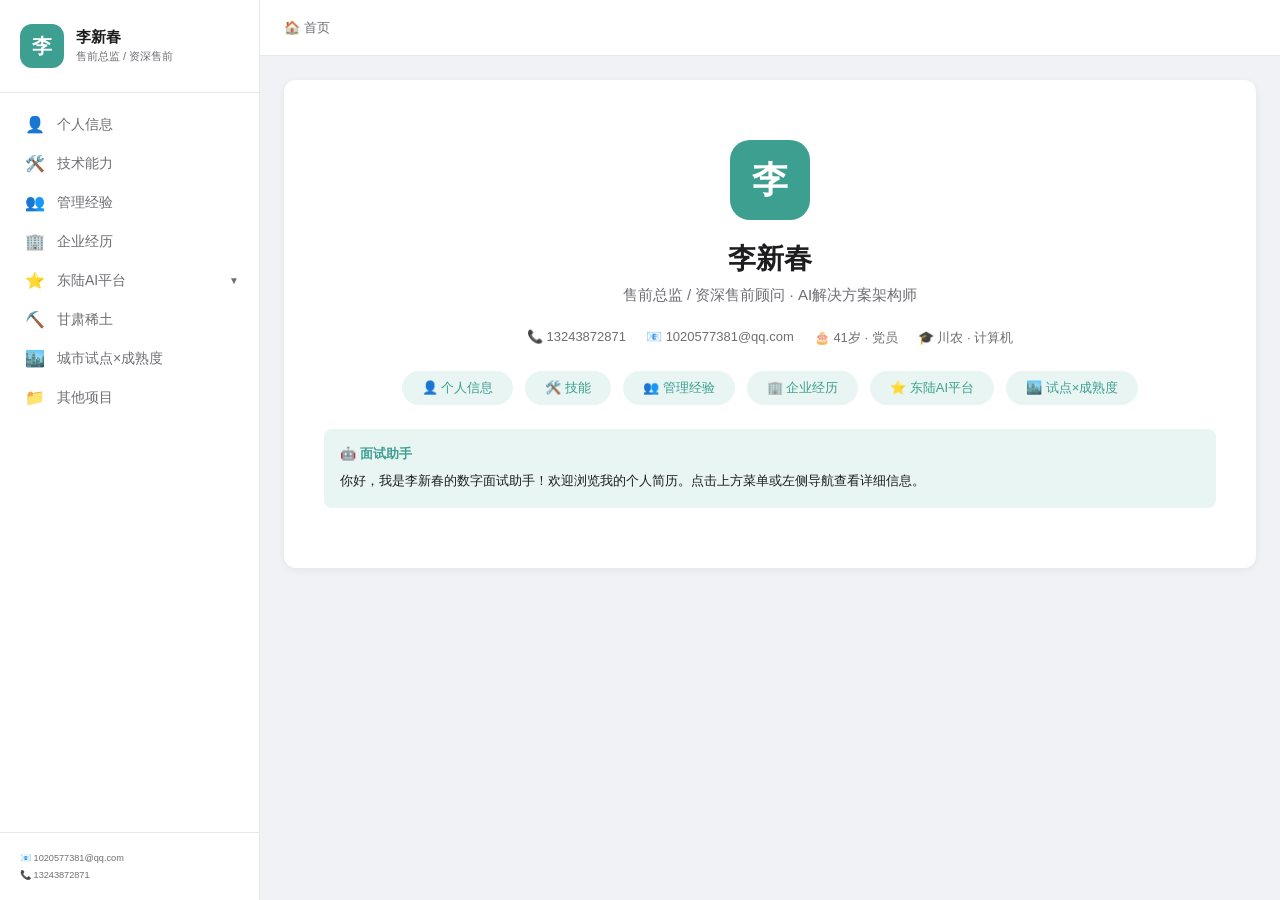
<file: index.html>
<!DOCTYPE html>
<html lang="zh-CN">
<head><meta charset="UTF-8"><meta name="viewport" content="width=device-width,initial-scale=1.0,maximum-scale=1.0,user-scalable=no">
<title>李新春 - 个人面试Agent</title>
<link rel="stylesheet" href="style.css">
<style>
/* ===== Responsive: PC Sidebar vs H5 Bottom Tab ===== */
.pc-only { display: flex; }
.h5-only { display: none; }

@media (max-width: 768px) {
  .pc-only { display: none !important; }
  .h5-only { display: block !important; }
  #sidebar { transform: translateX(-100%); }
  #sidebar.open { transform: translateX(0); }
  #main { margin-left: 0 !important; }
  #mobileMenuBtn { display: block !important; }
  .grid-2, .grid-3, .achievement-grid { grid-template-columns: 1fr !important; }
  .grid-4, .grid-5, .ui-grid { grid-template-columns: repeat(2, 1fr) !important; }
  .fusion-grid { grid-template-columns: 1fr !important; }
}

/* H5 bottom tab bar - always at bottom on mobile */
#h5TabBar {
  display: none;
  position: fixed; bottom: 0; left: 0; right: 0;
  background: #fff; border-top: 1px solid var(--border);
  z-index: 200; padding-bottom: env(safe-area-inset-bottom);
}
#h5TabBar .tab-row { display: flex; }
.h5-tab {
  flex: 1; text-align: center; padding: 6px 0 4px;
  font-size: 10px; color: var(--text2); cursor: pointer;
}
.h5-tab.active { color: var(--primary); }
.h5-tab .ti-icon { font-size: 20px; display: block; margin-bottom: 2px; }

/* H5 page container */
#h5Content { display: none; padding: 12px 12px 60px; }
#h5Content.active { display: block; }

@media (max-width: 768px) {
  #h5TabBar { display: block; }
  #h5Content { display: block; }
}

/* ===== H5 Component Styles ===== */
.h5-card { background: #fff; border-radius: 12px; padding: 14px; margin-bottom: 10px; box-shadow: 0 1px 4px rgba(0,0,0,.04); }
.h5-card-title { font-size: 14px; font-weight: 600; margin-bottom: 8px; display: flex; align-items: center; gap: 6px; }
.h5-adv { display: flex; gap: 8px; padding: 6px 0; border-bottom: 1px solid var(--border); }
.h5-adv:last-child { border: none; }
.h5-adv .ai { font-size: 14px; width: 20px; flex-shrink: 0; }
.h5-adv .at { font-size: 11px; line-height: 1.4; }
</style>
</head>
<body>
<!-- ===== PC VERSION ===== -->
<div id="app" class="pc-only">
  <aside id="sidebar">
    <div class="sidebar-header" onclick="navigateTo('welcome')">
      <div class="avatar">李</div>
      <div class="info"><strong>李新春</strong><small>售前总监 / 资深售前</small></div>
    </div>
    <nav id="menu">
      <a class="menu-item active" data-section="personal" onclick="navigateTo('personal')"><span class="icon">👤</span> 个人信息</a>
      <a class="menu-item" data-section="skills" onclick="navigateTo('skills')"><span class="icon">🛠️</span> 技术能力</a>
      <a class="menu-item" data-section="management" onclick="navigateTo('management')"><span class="icon">👥</span> 管理经验</a>
      <a class="menu-item" data-section="career" onclick="navigateTo('career')"><span class="icon">🏢</span> 企业经历</a>
      <a class="menu-item" data-section="project-donglu" onclick="toggleDongluMenu()"><span class="icon">⭐</span> <span>东陆AI平台</span><span id="dongluArrow" style="margin-left:auto;font-size:10px;transition:transform .3s">▼</span></a>
      <div id="dongluSubmenu" style="overflow:hidden;max-height:0;transition:max-height .4s">
        <a class="menu-item" data-section="donglu-indicators" onclick="navigateTo('donglu-indicators')" style="padding-left:40px;font-size:13px"><span class="icon">📊</span> 30个指标集</a>
        <a class="menu-item" data-section="donglu-employees" onclick="navigateTo('donglu-employees')" style="padding-left:40px;font-size:13px"><span class="icon">👥</span> 13数字员工·26智能体</a>
        <a class="menu-item" data-section="donglu-agent-finance" onclick="navigateTo('donglu-agent-finance')" style="padding-left:50px;font-size:12px;color:#666"><span class="icon">💰</span> 财务助理(3)</a>
        <a class="menu-item" data-section="donglu-agent-quote" onclick="navigateTo('donglu-agent-quote')" style="padding-left:50px;font-size:12px;color:#666"><span class="icon">📊</span> 报价员(1)</a>
        <a class="menu-item" data-section="donglu-agent-sales" onclick="navigateTo('donglu-agent-sales')" style="padding-left:50px;font-size:12px;color:#666"><span class="icon">🤝</span> 销售助理(3)</a>
        <a class="menu-item" data-section="donglu-agent-prod" onclick="navigateTo('donglu-agent-prod')" style="padding-left:50px;font-size:12px;color:#666"><span class="icon">🏭</span> 生产助理(2)</a>
        <a class="menu-item" data-section="donglu-agent-process" onclick="navigateTo('donglu-agent-process')" style="padding-left:50px;font-size:12px;color:#666"><span class="icon">🔧</span> 工艺助理(1)</a>
        <a class="menu-item" data-section="donglu-agent-quality" onclick="navigateTo('donglu-agent-quality')" style="padding-left:50px;font-size:12px;color:#666"><span class="icon">✅</span> 质检员(1)</a>
        <a class="menu-item" data-section="donglu-agent-planner" onclick="navigateTo('donglu-agent-planner')" style="padding-left:50px;font-size:12px;color:#666"><span class="icon">📋</span> 计划员(4)</a>
        <a class="menu-item" data-section="donglu-agent-warehouse" onclick="navigateTo('donglu-agent-warehouse')" style="padding-left:50px;font-size:12px;color:#666"><span class="icon">📦</span> 仓管员(1)</a>
        <a class="menu-item" data-section="donglu-agent-rd" onclick="navigateTo('donglu-agent-rd')" style="padding-left:50px;font-size:12px;color:#666"><span class="icon">🔬</span> 研发助理(1)</a>
        <a class="menu-item" data-section="donglu-agent-req" onclick="navigateTo('donglu-agent-req')" style="padding-left:50px;font-size:12px;color:#666"><span class="icon">📝</span> 需求分析师(1)</a>
        <a class="menu-item" data-section="donglu-agent-procure" onclick="navigateTo('donglu-agent-procure')" style="padding-left:50px;font-size:12px;color:#666"><span class="icon">🛒</span> 采购员(3)</a>
        <a class="menu-item" data-section="donglu-agent-pm" onclick="navigateTo('donglu-agent-pm')" style="padding-left:50px;font-size:12px;color:#666"><span class="icon">📈</span> 项目经理(3)</a>
        <a class="menu-item" data-section="donglu-agent-exec" onclick="navigateTo('donglu-agent-exec')" style="padding-left:50px;font-size:12px;color:#666"><span class="icon">👔</span> 总裁办秘书(2)</a>
      </div>
      <a class="menu-item" data-section="project-gansu" onclick="navigateTo('project-gansu')"><span class="icon">⛏️</span> 甘肃稀土</a>
      <a class="menu-item" data-section="project-city" onclick="navigateTo('project-city')"><span class="icon">🏙️</span> 城市试点×成熟度</a>
      <a class="menu-item" data-section="projects" onclick="navigateTo('projects')"><span class="icon">📁</span> 其他项目</a>
    </nav>
    <div class="sidebar-footer"><small>📧 1020577381@qq.com<br>📞 13243872871</small></div>
  </aside>
  <main id="main">
    <header id="topbar">
      <button id="mobileMenuBtn" onclick="toggleMobileMenu()">☰</button>
      <span id="breadcrumb">🏠 首页</span>
    </header>
    <div id="content"><div class="loading">加载中...</div></div>
  </main>
</div>

<!-- ===== H5 VERSION ===== -->
<div id="h5Content" class="h5-only"></div>
<div id="h5TabBar" class="h5-only">
  <div class="tab-row">
    <div class="h5-tab active" onclick="h5Switch('home')"><span class="ti-icon">🏠</span><br>首页</div>
    <div class="h5-tab" onclick="h5Switch('personal')"><span class="ti-icon">👤</span><br>简历</div>
    <div class="h5-tab" onclick="h5Switch('donglu')"><span class="ti-icon">⭐</span><br>东陆</div>
    <div class="h5-tab" onclick="h5Switch('city')"><span class="ti-icon">🏙️</span><br>试点</div>
    <div class="h5-tab" onclick="h5Switch('projects')"><span class="ti-icon">📁</span><br>项目</div>
  </div>
</div>

<script src="data.js"></script>
<script>
// ===== H5 Rendering (embedded, no h5.html needed) =====
const D = RESUME_DATA;

function h5Switch(tab) {
  document.querySelectorAll('.h5-tab').forEach(t => t.classList.remove('active'));
  const labels = {home:'首页',personal:'简历',donglu:'东陆',city:'试点',projects:'项目'};
  document.querySelectorAll('.h5-tab').forEach(t => {
    if (t.textContent.trim().includes(labels[tab])) t.classList.add('active');
  });
  renderH5(tab);
}

function renderH5(tab) {
  const c = document.getElementById('h5Content');
  const f = { home: h5Home, personal: h5Personal, donglu: h5Donglu, city: h5City, projects: h5Other };
  c.innerHTML = (f[tab] || h5Home)();
}

function h5Home() {
  const d = D;
  return `
    <div style="text-align:center;padding:20px 0 12px">
      <div style="width:56px;height:56px;border-radius:14px;background:var(--p);color:#fff;display:flex;align-items:center;justify-content:center;font-size:24px;font-weight:700;margin:0 auto 8px">李</div>
      <div style="font-size:18px;font-weight:600">李新春</div>
      <div style="font-size:12px;color:var(--t2)">售前总监 / 资深售前顾问</div>
      <div style="display:flex;gap:8px;justify-content:center;font-size:11px;color:var(--t2);margin:8px 0">📞 ${d.basic.phone} · 📧 ${d.basic.email}</div>
    </div>
    <div style="display:grid;grid-template-columns:1fr 1fr 1fr;gap:6px;margin-bottom:10px">
      <div class="h5-card" style="text-align:center;cursor:pointer" onclick="h5Switch('personal')"><div style="font-size:20px">👤</div><div style="font-size:11px;font-weight:500;margin-top:2px">个人信息</div></div>
      <div class="h5-card" style="text-align:center;cursor:pointer" onclick="h5Switch('donglu')"><div style="font-size:20px">⭐</div><div style="font-size:11px;font-weight:500;margin-top:2px">东陆项目</div></div>
      <div class="h5-card" style="text-align:center;cursor:pointer" onclick="h5Switch('city')"><div style="font-size:20px">🏙️</div><div style="font-size:11px;font-weight:500;margin-top:2px">试点评估</div></div>
    </div>
    <div class="h5-card"><div class="h5-card-title">🎯 求职意向</div><div style="font-size:13px;font-weight:600;color:var(--p)">${d.basic.target}</div></div>
    <div class="h5-card"><div class="h5-card-title">🏆 核心优势</div>${d.advantages.slice(0,4).map(a=>'<div class="h5-adv"><span class="ai">'+a.icon+'</span><span class="at">'+a.text+'</span></div>').join('')}</div>
    <div class="h5-card"><div class="h5-card-title">👥 管理经验</div>${d.management.slice(0,2).map(m=>'<div style="padding:4px 0;border-bottom:1px solid var(--b)"><div style="font-size:12px;font-weight:600;color:'+m.color+'">'+m.company+'</div><div style="font-size:10px;color:var(--t2)">'+m.role+'</div></div>').join('')}</div>
  `;
}

function h5Personal() {
  const d = D;
  return `
    <div class="h5-card"><div class="h5-card-title">👤 ${d.basic.name}</div>
      <div style="font-size:12px;line-height:1.8">${[['📞',d.basic.phone],['📧',d.basic.email],['🎂',d.basic.age],['🎓',d.basic.education],['📅',d.basic.experience],['📍',d.basic.city]].map(([i,v])=>'<div style="display:flex;gap:4px"><span style="color:var(--t2);width:50px">'+i+'</span>'+v+'</div>').join('')}</div>
    </div>
    <div class="h5-card"><div class="h5-card-title">🏆 个人优势</div>${d.advantages.map(a=>'<div class="h5-adv"><span class="ai">'+a.icon+'</span><span class="at">'+a.text+'</span></div>').join('')}</div>
    <div class="h5-card"><div class="h5-card-title">🛠️ 技能</div>
      <div style="display:grid;grid-template-columns:1fr 1fr;gap:6px">${d.skills.map(s=>'<div style="padding:8px;border-radius:6px;border:1px solid var(--b)"><div style="font-size:12px;font-weight:600;color:'+s.color+'">'+s.name+'</div><ul style="font-size:10px;color:var(--t2);padding-left:12px;margin:4px 0 0">'+s.items.map(i=>'<li>'+i+'</li>').join('')+'</ul></div>').join('')}</div>
    </div>
    <div class="h5-card"><div class="h5-card-title">🏢 企业经历</div>
      <div style="padding-left:12px;position:relative">${d.career.map((c,i)=>'<div style="position:relative;padding:0 0 10px 10px;border-left:2px solid #e0e0e0;margin-left:3px"><div style="position:absolute;left:-6px;top:4px;width:10px;height:10px;border-radius:50%;background:'+c.color+';border:2px solid #fff"></div><div style="font-size:10px;color:var(--t2)">'+c.period+'</div><div style="font-size:12px;font-weight:600;color:'+c.color+'">'+c.company+'</div><div style="font-size:10px;color:var(--t2)">'+c.role+'</div></div>').join('')}</div>
    </div>
  `;
}

function h5Donglu() {
  const p = D.projects[0];
  const di = DONGULU_INDICATORS;
  return `
    <div class="h5-card"><div class="proj" style="border-left:3px solid ${p.color};padding-left:10px"><h3 style="font-size:14px;font-weight:600;color:${p.color};margin:0 0 2px">${p.name}</h3><div style="font-size:11px;color:var(--t2);margin-bottom:4px">${p.period}</div><div style="font-size:12px;line-height:1.5">${p.achievements.slice(0,3).map(a=>'▸ '+a.split('，')[0]).join('<br>')}</div></div></div>
    <div class="h5-card"><div class="h5-card-title">🏗️ 四层架构</div>${p.architecture.map(a=>'<div style="display:flex;align-items:center;margin-bottom:3px"><span style="padding:2px 6px;border-radius:3px;background:'+a.color+';color:#fff;font-size:9px;font-weight:600;width:64px;text-align:center;flex-shrink:0">'+a.layer+'</span><span style="font-size:10px;padding:2px 6px;flex:1">'+a.desc+'</span></div>').join('')}</div>
    <div class="h5-card">
      <div class="h5-card-title">📊 30个核心经营指标集</div>
      <div style="display:flex;flex-wrap:wrap;gap:4px;margin-bottom:8px">${di.domains.map(d => '<span style="padding:2px 8px;border-radius:6px;background:'+d.color+'15;color:'+d.color+';font-size:10px;font-weight:500">'+d.icon+' '+d.name+' ('+d.count+')</span>').join('')}</div>
      <div style="font-size:11px;color:var(--t2);margin-top:4px">覆盖9大业务域 · 30个核心经营指标 · 自动核算</div>
    </div>
    <div class="h5-card"><div class="h5-card-title">🏆 核心成果</div><div style="display:grid;grid-template-columns:1fr 1fr;gap:6px">${p.achievements.map((a,i)=>{const cs=['#4472C4','#3D9F90','#E89C3C','#5BA0D0','#957FC8','#4472C4'];return '<div style="padding:8px;border-radius:6px;background:#f5f5f5;border-left:3px solid '+cs[i]+'"><div style="font-size:9px;font-weight:700;color:'+cs[i]+'">0'+(i+1)+'</div><div style="font-size:11px;font-weight:600">'+a.split('，')[0]+'</div><div style="font-size:9px;color:var(--t2)">'+a+'</div></div>'}).join('')}</div></div>
  `;
}

function h5City() {
  const p = D.projects[1];
  return `
    <div class="h5-card"><div style="border-left:3px solid ${p.color};padding-left:10px"><h3 style="font-size:14px;font-weight:600;color:${p.color};margin:0 0 2px">${p.name}</h3><div style="font-size:11px;color:var(--t2)">${p.period} · ${p.role}</div></div></div>
    ${p.sections.map(s=>'<div class="h5-card"><div class="h5-card-title" style="font-size:13px;color:'+s.color+'">'+s.title+'</div>'+s.items.map(item=>'<div style="padding:2px 0;font-size:11px;display:flex;gap:4px"><span style="color:'+s.color+'">▸</span>'+item+'</div>').join('')+'</div>').join('')}
    <div class="h5-card"><div class="h5-card-title" style="font-size:13px;color:${p.color}">🔄 融合价值</div><div style="font-size:11px">${p.fusion.map(f=>'<div style="padding:4px 0"><span style="font-weight:600">'+f.icon+' '+f.title+'</span><br><span style="color:var(--t2)">'+f.desc+'</span></div>').join('')}</div></div>
  `;
}

function h5Other() {
  const others = D.projects.slice(2);
  return others.map(p=>'<div class="h5-card"><div style="border-left:3px solid '+p.color+';padding-left:10px"><div style="font-size:13px;font-weight:600;color:'+p.color+'">'+p.name+'</div><div style="font-size:11px;color:var(--t2)">'+p.period+' · '+p.role+'</div><div style="font-size:11px;margin-top:4px;line-height:1.4">'+p.desc+'</div></div></div>').join('') +
    '<div class="h5-card"><div class="h5-card-title">🎓 教育经历</div><div style="font-size:12px">'+D.education+'</div></div>';
}

// Init H5
document.addEventListener('DOMContentLoaded', () => {
  if (window.innerWidth <= 768) {
    h5Switch('home');
  }
});
</script>
<script src="script.js"></script>
</body>
</html>
</file>
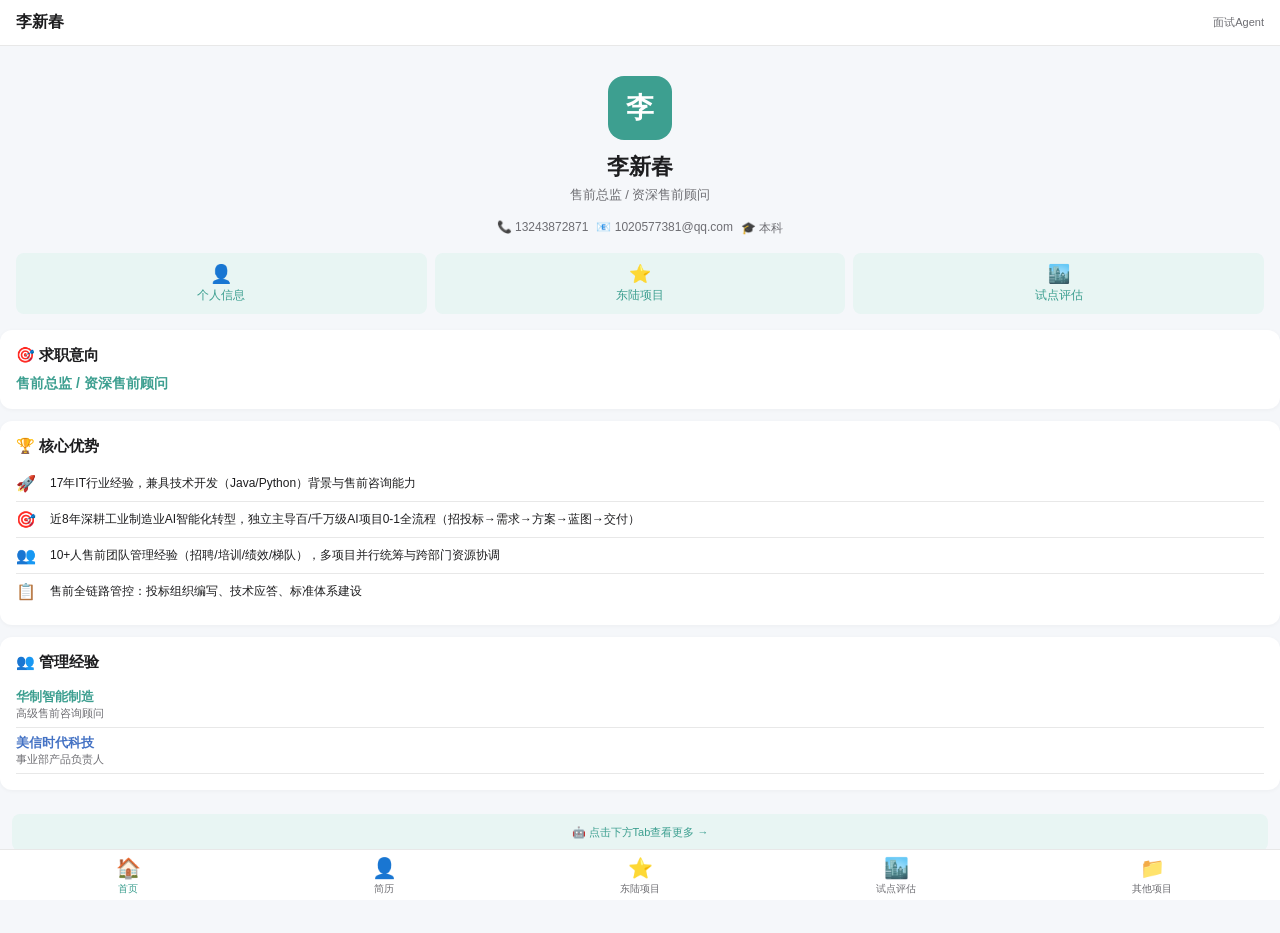
<file: h5.html>
<!DOCTYPE html>
<html lang="zh-CN">
<head><meta charset="UTF-8"><meta name="viewport" content="width=device-width,initial-scale=1.0,maximum-scale=1.0,user-scalable=no">
<title>李新春 - 面试Agent (H5)</title>
<style>
:root{--p:#3D9F90;--pd:#2E7D6F;--pl:#E8F5F3;--bg:#F5F7FA;--c:#FFF;--t:#1D1D1F;--t2:#6E6E73;--b:#E8E8E8;--r:12px;--h:50px}
*{margin:0;padding:0;box-sizing:border-box;-webkit-tap-highlight-color:transparent}
body{font-family:'Microsoft YaHei',sans-serif;background:var(--bg);color:var(--t);font-size:14px;padding-bottom:70px}
/* Tab Bar */
#tabBar{position:fixed;bottom:0;left:0;right:0;background:var(--c);border-top:1px solid var(--b);display:flex;z-index:100;padding-bottom:env(safe-area-inset-bottom)}
.tab-item{flex:1;text-align:center;padding:6px 0 4px;font-size:10px;color:var(--t2);cursor:pointer;transition:all .2s}
.tab-item.active{color:var(--p)}
.tab-item .ti-icon{font-size:20px;display:block;margin-bottom:2px}
.tab-item .ti-label{font-size:10px}
/* Header */
#header{position:sticky;top:0;z-index:50;background:var(--c);padding:12px 16px;border-bottom:1px solid var(--b);display:flex;align-items:center;gap:10px}
#header .back{font-size:20px;cursor:pointer;display:none}
#header h1{font-size:16px;font-weight:600;flex:1}
#header .sub{font-size:11px;color:var(--t2)}
/* Content */
.page{padding:12px;display:none}
.page.active{display:block}
.card{background:var(--c);border-radius:var(--r);padding:16px;margin-bottom:12px;box-shadow:0 1px 4px rgba(0,0,0,.04)}
.card-title{font-size:15px;font-weight:600;margin-bottom:10px;display:flex;align-items:center;gap:6px}
/* Welcome */
.welcome{text-align:center;padding:30px 16px 16px}
.welcome .avatar{width:64px;height:64px;border-radius:16px;background:var(--p);color:#fff;display:flex;align-items:center;justify-content:center;font-size:28px;font-weight:700;margin:0 auto 12px}
.welcome h1{font-size:22px;margin-bottom:4px}
.welcome .sub{font-size:13px;color:var(--t2);margin-bottom:16px}
.quick-grid{display:grid;grid-template-columns:1fr 1fr 1fr;gap:8px}
.q-item{padding:10px 6px;border-radius:8px;background:var(--pl);color:var(--p);text-align:center;font-size:12px;font-weight:500;cursor:pointer}
.q-item .qi-icon{font-size:18px;display:block;margin-bottom:2px}
/* Menu Grid for H5 */
.menu-grid{display:grid;grid-template-columns:1fr 1fr;gap:8px;margin-bottom:12px}
.mg-item{padding:14px 10px;border-radius:10px;background:var(--c);border:1px solid var(--b);text-align:center;cursor:pointer;box-shadow:0 1px 4px rgba(0,0,0,.03)}
.mg-item .mgi-icon{font-size:24px;display:block;margin-bottom:4px}
.mg-item .mgi-label{font-size:12px;font-weight:500}
/* Contact info */
.contact-row{display:flex;gap:8px;flex-wrap:wrap;justify-content:center;margin-bottom:16px}
.contact-row span{font-size:12px;color:var(--t2)}
/* Advantage */
.adv-item{display:flex;gap:10px;padding:8px 0;border-bottom:1px solid var(--b)}
.adv-item:last-child{border:none}
.adv-item .ai-icon{font-size:16px;width:24px;flex-shrink:0}
.adv-item .ai-text{font-size:12px;line-height:1.5}
/* Skill */
.skill-cards{display:grid;grid-template-columns:1fr 1fr;gap:8px}
.skill-card{padding:12px;border-radius:8px;background:var(--c);border:1px solid var(--b)}
.skill-card h4{font-size:13px;margin-bottom:6px}
.skill-card li{font-size:11px;padding:2px 0;color:var(--t2);list-style:none}
.skill-card li::before{content:"▸";margin-right:4px;font-weight:700}
.tags-wrap{display:flex;flex-wrap:wrap;gap:6px}
.tag-item{padding:4px 10px;border-radius:12px;background:var(--pl);color:var(--p);font-size:11px;font-weight:500}
/* Timeline */
.tl{padding-left:16px;position:relative}
.tl::before{content:'';position:absolute;left:5px;top:6px;bottom:6px;width:2px;background:var(--b)}
.tl-item{position:relative;padding:0 0 14px 14px}
.tl-item::before{content:'';position:absolute;left:-11px;top:5px;width:10px;height:10px;border-radius:50%;background:var(--p);border:2px solid var(--c)}
.tl-item .tip{font-size:10px;color:var(--t2)}
.tl-item .tlc{font-size:14px;font-weight:600}
.tl-item .tlr{font-size:11px;color:var(--t2)}
.tl-item .tld{font-size:11px;color:var(--t);margin-top:2px;line-height:1.4}
/* Project */
.proj{border-left:3px solid var(--p);padding-left:12px;margin-bottom:12px}
.proj h3{font-size:14px;font-weight:600;margin-bottom:2px}
.proj .pm{font-size:11px;color:var(--t2);margin-bottom:4px}
.proj .pd{font-size:12px;line-height:1.5;margin-bottom:6px}
.proj .pt{display:flex;flex-wrap:wrap;gap:4px}
.proj .pt span{padding:2px 8px;border-radius:8px;background:var(--pl);color:var(--p);font-size:10px}
/* Architecture */
.arch{display:flex;align-items:center;margin-bottom:4px}
.arch .al{padding:3px 8px;border-radius:3px;color:#fff;font-size:10px;font-weight:600;width:80px;text-align:center;flex-shrink:0}
.arch .ad{padding:3px 8px;font-size:11px;background:var(--bg);border-radius:3px;flex:1;margin-left:4px}
/* Milestone */
.ms{display:flex;justify-content:space-between;margin:12px 0;position:relative}
.ms::before{content:'';position:absolute;top:6px;left:5%;right:5%;height:2px;background:var(--b)}
.ms-item{text-align:center;position:relative;z-index:1;flex:1}
.ms-dot{width:14px;height:14px;border-radius:50%;margin:0 auto 4px;border:2px solid var(--c)}
.ms-item .mn{font-size:11px;font-weight:600}
.ms-item .mp{font-size:9px;color:var(--t2)}
/* Achievement */
.achievements{display:grid;grid-template-columns:1fr 1fr;gap:8px}
.ach{padding:10px;border-radius:8px;background:var(--bg);border-left:3px solid var(--p)}
.ach .an{font-size:10px;font-weight:700;margin-bottom:2px}
.ach .at{font-size:12px;font-weight:600;margin-bottom:2px}
.ach .ad{font-size:10px;color:var(--t2);line-height:1.3}
/* Fusion */
.fusion{display:grid;grid-template-columns:1fr;gap:8px}
.fus{padding:10px;border-radius:8px;background:var(--bg)}
.fus .fi{font-size:20px}
.fus .ft{font-size:12px;font-weight:600}
.fus .fd{font-size:11px;color:var(--t2);line-height:1.4}
/* Summary */
.summary{padding:10px;background:var(--pl);border-radius:8px;font-size:11px;color:var(--p);font-weight:500;line-height:1.5}
</style>
</head>
<body>
<div id="header">
  <span class="back" id="backBtn" onclick="goHome()">‹</span>
  <h1 id="pageTitle">李新春</h1>
  <span class="sub" id="pageSub">面试Agent</span>
</div>
<div id="content"></div>
<div id="tabBar">
  <div class="tab-item active" onclick="switchTab('home')"><span class="ti-icon">🏠</span><span class="ti-label">首页</span></div>
  <div class="tab-item" onclick="switchTab('personal')"><span class="ti-icon">👤</span><span class="ti-label">简历</span></div>
  <div class="tab-item" onclick="switchTab('donglu')"><span class="ti-icon">⭐</span><span class="ti-label">东陆项目</span></div>
  <div class="tab-item" onclick="switchTab('city')"><span class="ti-icon">🏙️</span><span class="ti-label">试点评估</span></div>
  <div class="tab-item" onclick="switchTab('projects')"><span class="ti-icon">📁</span><span class="ti-label">其他项目</span></div>
</div>
<script src="data.js"></script>
<script>
const D = RESUME_DATA;
function $(s){return document.querySelector(s)}
function el(t,a,...c){const e=document.createElement(t);if(a)for(const[k,v]of Object.entries(a)){if(k==='className')e.className=v;else if(k.startsWith('on'))e.addEventListener(k.slice(2).toLowerCase(),v);else e.setAttribute(k,v)}for(const x of c){if(typeof x==='string')e.appendChild(document.createTextNode(x));else if(x)e.appendChild(x)}return e}

function switchTab(tab){
  document.querySelectorAll('.tab-item').forEach(t=>t.classList.toggle('active',t.querySelector('.ti-label').textContent==={home:'首页',personal:'简历',donglu:'东陆项目',city:'试点评估',projects:'其他项目'}[tab]))
  const titles={home:'李新春',personal:'个人信息',donglu:'东陆AI平台',city:'试点×成熟度',projects:'其他项目'}
  $('#pageTitle').textContent=titles[tab]||'李新春'
  $('#backBtn').style.display=tab==='home'?'none':'inline'
  renderH5(tab)
}
function goHome(){switchTab('home')}

function renderH5(tab){
  const c=$('#content')
  const f={home:renderH5Home,personal:renderH5Personal,donglu:renderH5Donglu,city:renderH5City,projects:renderH5Projects}
  c.innerHTML=''
  ;(f[tab]||renderH5Home)()
}

function renderH5Home(){
  const c=$('#content');const d=D
  c.innerHTML=`
    <div class="welcome">
      <div class="avatar">李</div>
      <h1>李新春</h1>
      <div class="sub">售前总监 / 资深售前顾问</div>
      <div class="contact-row">
        <span>📞 ${d.basic.phone}</span><span>📧 ${d.basic.email}</span><span>🎓 ${d.basic.education.split('·')[0].trim()}</span>
      </div>
      <div class="quick-grid">
        <div class="q-item" onclick="switchTab('personal')"><span class="qi-icon">👤</span>个人信息</div>
        <div class="q-item" onclick="switchTab('donglu')"><span class="qi-icon">⭐</span>东陆项目</div>
        <div class="q-item" onclick="switchTab('city')"><span class="qi-icon">🏙️</span>试点评估</div>
      </div>
    </div>
    <div class="card">
      <div class="card-title">🎯 求职意向</div>
      <div style="font-size:14px;font-weight:600;color:var(--p)">${d.basic.target}</div>
    </div>
    <div class="card">
      <div class="card-title">🏆 核心优势</div>
      ${d.advantages.slice(0,4).map(a=>`
        <div class="adv-item"><span class="ai-icon">${a.icon}</span><span class="ai-text">${a.text}</span></div>
      `).join('')}
    </div>
    <div class="card">
      <div class="card-title">👥 管理经验</div>
      ${d.management.slice(0,2).map(m=>`
        <div style="padding:6px 0;border-bottom:1px solid var(--b)">
          <div style="font-size:13px;font-weight:600;color:${m.color}">${m.company}</div>
          <div style="font-size:11px;color:var(--t2)">${m.role}</div>
        </div>
      `).join('')}
    </div>
    <div style="padding:12px;text-align:center">
      <div class="summary">🤖 点击下方Tab查看更多 →</div>
    </div>
  `
}

function renderH5Personal(){
  const c=$('#content');const d=D
  c.innerHTML=`
    <div class="card">
      <div class="card-title">👤 ${d.basic.name}</div>
      <div style="font-size:13px;line-height:1.8">
        ${[['📞 电话',d.basic.phone],['📧 邮箱',d.basic.email],['🎂 年龄',d.basic.age],['🎓 学历',d.basic.education],['🏢 公司',d.basic.company],['📅 经验',d.basic.experience],['📍 城市',d.basic.city]].map(([l,v])=>`<div><span style="color:var(--t2);width:60px;display:inline-block">${l}</span>${v}</div>`).join('')}
      </div>
    </div>
    <div class="card">
      <div class="card-title">🏆 个人优势</div>
      ${d.advantages.map(a=>`
        <div class="adv-item"><span class="ai-icon">${a.icon}</span><span class="ai-text">${a.text}</span></div>
      `).join('')}
    </div>
    <div class="card">
      <div class="card-title">🛠️ 技术能力</div>
      <div class="skill-cards">
        ${d.skills.map(s=>`
          <div class="skill-card"><h4 style="color:${s.color}">${s.name}</h4><ul>${s.items.map(i=>`<li>${i}</li>`).join('')}</ul></div>
        `).join('')}
      </div>
    </div>
    <div class="card">
      <div class="card-title">🏷️ 核心标签</div>
      <div class="tags-wrap">${d.skillTags.map(t=>`<span class="tag-item">#${t}</span>`).join('')}</div>
    </div>
    <div class="card">
      <div class="card-title">🏢 企业经历</div>
      <div class="tl">${d.career.map(c=>`
        <div class="tl-item"><div class="tip">${c.period}</div><div class="tlc" style="color:${c.color}">${c.company}</div><div class="tlr">${c.role}</div><div class="tld">${c.desc}</div></div>
      `).join('')}</div>
    </div>
  `
}

function renderH5Donglu(){
  const c=$('#content');const p=D.projects[0]
  c.innerHTML=`
    <div class="card">
      <div class="proj" style="border-left-color:${p.color}">
        <h3 style="color:${p.color}">${p.name}</h3>
        <div class="pm">${p.period} · ${p.role}</div>
        <div style="margin-bottom:6px"><span style="padding:2px 8px;border-radius:8px;background:var(--pl);color:var(--p);font-size:10px;font-weight:600">${p.highlight}</span></div>
        <div class="pt">${p.tags.map(t=>`<span>${t}</span>`).join('')}</div>
      </div>
    </div>
    <div class="card">
      <div class="card-title">🏗️ 四层架构</div>
      ${p.architecture.map(a=>`<div class="arch"><span class="al" style="background:${a.color}">${a.layer}</span><span class="ad">${a.desc}</span></div>`).join('')}
    </div>
    <div class="card">
      <div class="card-title">📅 里程碑</div>
      <div class="ms">${p.milestones.map(m=>`<div class="ms-item"><div class="ms-dot" style="background:${m.color}"></div><div class="mn">${m.name}</div><div class="mp">${m.period}</div></div>`).join('')}</div>
    </div>
    <div class="card">
      <div class="card-title">🏆 核心成果</div>
      <div class="achievements">${p.achievements.map((a,i)=>{const cs=['#4472C4','#3D9F90','#E89C3C','#5BA0D0','#957FC8','#4472C4'];return `<div class="ach" style="border-left-color:${cs[i]}"><div class="an" style="color:${cs[i]}">0${i+1}</div><div class="at">${a.split('，')[0]}</div><div class="ad">${a}</div></div>`}).join('')}</div>
    </div>
    <div class="card">
      <div class="card-title">🖥️ 平台UI</div>
      <div style="display:grid;grid-template-columns:1fr 1fr;gap:6px">${p.uiFeatures.map(ui=>`<div style="padding:8px;border-radius:6px;background:var(--bg);text-align:center"><div style="font-size:20px">${ui.title.split(' ')[0]}</div><div style="font-size:11px;font-weight:600;color:${ui.color}">${ui.title.replace(/^[^\s]+\s/,'')}</div><div style="font-size:10px;color:var(--t2)">${ui.desc}</div></div>`).join('')}</div>
    </div>
    <div class="card">
      <div class="card-title">🎥 项目演示</div>
      <div style="padding:12px;background:var(--bg);border-radius:8px;text-align:center">
        <div style="font-size:28px;margin-bottom:6px">📹</div>
        <div style="font-size:12px;font-weight:600;margin-bottom:4px">腾讯会议录制：东陆项目方案讲解</div>
        <div style="font-size:11px;color:var(--t2);margin-bottom:10px">录制人：李文彬</div>
        <a href="https://meeting.tencent.com/crm/N81jXXzo00" target="_blank" style="display:inline-block;padding:8px 24px;background:var(--p);color:#fff;border-radius:8px;text-decoration:none;font-size:13px;font-weight:500">▶ 观看录制视频</a>
      </div>
    </div>
  `
}

function renderH5City(){
  const c=$('#content');const p=D.projects[1]
  c.innerHTML=`
    <div class="card">
      <div class="proj" style="border-left-color:${p.color}">
        <h3 style="color:${p.color}">${p.name}</h3>
        <div class="pm">${p.period} · ${p.role}</div>
        <div style="margin-bottom:6px"><span style="padding:2px 8px;border-radius:8px;background:var(--pl);color:var(--p);font-size:10px;font-weight:600">${p.highlight}</span></div>
        <div class="pt">${p.tags.map(t=>`<span>${t}</span>`).join('')}</div>
      </div>
    </div>
    ${p.sections.map(s=>`
      <div class="card"><div class="card-title" style="font-size:14px;color:${s.color}">${s.title}</div>${s.items.map(item=>'<div style="padding:3px 0;font-size:12px;display:flex;gap:6px"><span style="color:'+s.color+'">▸</span>'+item+'</div>').join('')}</div>
    `).join('')}
    
    <!-- 城市试点等级 -->
    <div class="card"><div class="card-title">🏙️ 评估等级</div>
      ${CITY_PILOT_LEVELS.levels.map(l=>'<div style="padding:6px 8px;margin:4px 0;border-radius:6px;background:var(--bg);border-left:3px solid '+l.color+';display:flex;gap:8px;align-items:center"><div style="flex-shrink:0;text-align:center;width:36px"><div>'+l.icon+'</div><div style="font-size:12px;font-weight:700;color:'+l.color+'">L'+l.level+'</div></div><div><div style="font-size:12px;font-weight:600;color:'+l.color+'">'+l.name+'</div><div style="font-size:10px;color:#555">'+l.desc.substring(0,40)+'...</div></div></div>').join('')}
      <div class="summary" style="margin-top:6px;font-size:10px">东陆上线后可达L3集成提升级</div>
    </div>
    
    <!-- CMMM -->
    <div class="card"><div class="card-title">📊 CMMM成熟度等级</div>
      ${CMMM_LEVELS.levels.map(l=>'<div style="display:flex;gap:8px;padding:5px 0;align-items:center"><div style="width:30px;height:30px;border-radius:50%;background:'+l.color+';color:'+(l.level<=2?'#333':'#fff')+';display:flex;align-items:center;justify-content:center;font-size:11px;font-weight:700;flex-shrink:0">'+l.level+'</div><div style="flex:1"><div style="font-size:12px;font-weight:600;color:'+l.color+'">'+l.name+'</div><div style="font-size:10px;color:#555;line-height:1.3">'+l.desc.substring(0,45)+'...</div></div>'+(l.level===3?'<span style="font-size:9px;background:'+l.color+';color:#fff;padding:2px 6px;border-radius:4px;font-weight:600">目标</span>':'')+'</div>').join('')}
    </div>
    
    <!-- 梯度培育 -->
    <div class="card"><div class="card-title">🏆 梯度培育</div>
      ${GRADIENT_LEVELS.tiers.map(t=>'<div style="padding:8px 10px;margin:4px 0;border-radius:6px;background:'+t.color+'08;border:1px solid '+t.color+'30"><div style="display:flex;gap:6px;align-items:center"><span style="font-size:18px">'+t.icon+'</span><span style="font-size:13px;font-weight:600;color:'+t.color+'">'+t.name+'</span><span style="font-size:9px;padding:1px 5px;border-radius:3px;background:'+t.color+';color:#fff">'+t.cmmm+'</span></div><div style="font-size:10px;color:#555;margin-top:2px">'+t.path.substring(0,50)+'...</div><div style="font-size:9px;color:'+t.color+';margin-top:2px">🏷️ '+t.policy.substring(0,40)+'...</div></div>').join('')}
      <div class="summary" style="margin-top:6px;font-size:10px">东陆可达先进级(第二梯队)</div>
    </div>
    
    <div class="card">
      <div class="card-title" style="font-size:14px;color:${p.color}">🔄 融合价值</div>
      <div class="fusion">${p.fusion.map(f=>'<div class="fus"><div class="fi">'+f.icon+'</div><div class="ft" style="color:'+p.color+'">'+f.title+'</div><div class="fd">'+f.desc+'</div></div>').join('')}</div>
      <div class="summary" style="margin-top:10px">💡 300+家企业评估深度理解4大共性痛点，评估等级+CMMM+梯度培育完整展示，客户申报补贴时可直接使用。</div>
    </div>
  `
}

function renderH5Projects(){
  const c=$('#content');const others=D.projects.slice(2)
  c.innerHTML=`
    ${others.map(p=>`
      <div class="card"><div class="proj" style="border-left-color:${p.color}"><h3 style="color:${p.color}">${p.name}</h3><div class="pm">${p.period} · ${p.role}</div><div class="pd">${p.desc}</div><div class="pt">${p.tags.map(t=>`<span>${t}</span>`).join('')}</div></div></div>
    `).join('')}
    <div class="card">
      <div class="card-title">🎓 教育经历</div>
      <div style="font-size:13px">${D.education}</div>
    </div>
  `
}

// Init
switchTab('home')
</script>
</body>
</html>
</file>
<file: style.css>
/* ===== 李新春 个人面试Agent 样式 ===== */
:root {
  --primary: #3D9F90; --primary-dark: #2E7D6F; --primary-light: #E8F5F3;
  --bg: #F0F2F5; --card: #FFFFFF; --text: #1D1D1F; --text2: #6E6E73;
  --border: #E8E8E8; --shadow: 0 2px 8px rgba(0,0,0,0.06); --radius: 12px;
  --sidebar-w: 260px; --topbar-h: 56px;
}
* { margin: 0; padding: 0; box-sizing: border-box; }
body { font-family: 'Microsoft YaHei', -apple-system, sans-serif; background: var(--bg); color: var(--text); font-size: 14px; }
#app { display: flex; min-height: 100vh; }

/* ===== Sidebar ===== */
#sidebar { width: var(--sidebar-w); background: var(--card); border-right: 1px solid var(--border); display: flex; flex-direction: column; position: fixed; top: 0; left: 0; bottom: 0; z-index: 100; }
.sidebar-header { padding: 24px 20px; border-bottom: 1px solid var(--border); cursor: pointer; display: flex; align-items: center; gap: 12px; }
.avatar { width: 44px; height: 44px; border-radius: 12px; background: var(--primary); color: #fff; display: flex; align-items: center; justify-content: center; font-size: 20px; font-weight: 700; flex-shrink: 0; }
.sidebar-header .info { display: flex; flex-direction: column; }
.sidebar-header .info strong { font-size: 15px; color: var(--text); }
.sidebar-header .info small { font-size: 11px; color: var(--text2); margin-top: 2px; }

#menu { flex: 1; padding: 12px 0; overflow-y: auto; }
.menu-item { display: flex; align-items: center; gap: 10px; padding: 10px 20px; color: var(--text2); text-decoration: none; font-size: 14px; cursor: pointer; transition: all 0.2s; border-left: 3px solid transparent; }
.menu-item:hover { background: var(--primary-light); color: var(--primary); }
.menu-item.active { background: var(--primary-light); color: var(--primary); border-left-color: var(--primary); font-weight: 600; }
.menu-item .icon { font-size: 16px; width: 24px; text-align: center; }
.sidebar-footer { padding: 16px 20px; border-top: 1px solid var(--border); color: var(--text2); font-size: 11px; line-height: 1.6; }

/* ===== Main ===== */
#main { flex: 1; margin-left: var(--sidebar-w); display: flex; flex-direction: column; }
#topbar { height: var(--topbar-h); background: var(--card); border-bottom: 1px solid var(--border); display: flex; align-items: center; padding: 0 24px; gap: 12px; position: sticky; top: 0; z-index: 50; }
#mobileMenuBtn { display: none; background: none; border: none; font-size: 22px; cursor: pointer; padding: 4px; }
#breadcrumb { font-size: 13px; color: var(--text2); flex: 1; }
.header-actions { display: flex; gap: 8px; }
.mobile-link { padding: 4px 12px; border-radius: 6px; background: var(--primary); color: #fff; text-decoration: none; font-size: 12px; }

#content { flex: 1; padding: 24px; overflow-y: auto; }

/* ===== Content Cards ===== */
.card { background: var(--card); border-radius: var(--radius); padding: 24px; box-shadow: var(--shadow); margin-bottom: 16px; }
.card-title { font-size: 18px; font-weight: 600; margin-bottom: 16px; color: var(--text); display: flex; align-items: center; gap: 8px; }
.card-subtitle { font-size: 13px; color: var(--text2); margin-bottom: 16px; }
.section-header { margin-bottom: 24px; }
.section-header h1 { font-size: 24px; font-weight: 700; color: var(--text); }
.section-header p { font-size: 14px; color: var(--text2); margin-top: 4px; }

/* Grid */
.grid-2 { display: grid; grid-template-columns: 1fr 1fr; gap: 16px; }
.grid-3 { display: grid; grid-template-columns: 1fr 1fr 1fr; gap: 16px; }
.grid-4 { display: grid; grid-template-columns: 1fr 1fr 1fr 1fr; gap: 16px; }
.grid-5 { display: grid; grid-template-columns: repeat(5, 1fr); gap: 16px; }

/* Tags */
.tag { display: inline-block; padding: 2px 10px; border-radius: 12px; font-size: 11px; font-weight: 500; margin-right: 6px; margin-bottom: 6px; }
.tag-green { background: #E8F5F3; color: var(--primary); }
.tag-blue { background: #E8EFF9; color: #4472C4; }
.tag-orange { background: #FDF4E8; color: #E89C3C; }
.tag-purple { background: #F3EFF9; color: #957FC8; }

/* ===== Welcome ===== */
.welcome-card { text-align: center; padding: 60px 40px; }
.welcome-card .big-avatar { width: 80px; height: 80px; border-radius: 20px; background: var(--primary); color: #fff; display: flex; align-items: center; justify-content: center; font-size: 36px; font-weight: 700; margin: 0 auto 20px; }
.welcome-card h1 { font-size: 28px; margin-bottom: 8px; }
.welcome-card .subtitle { font-size: 15px; color: var(--text2); margin-bottom: 24px; }
.welcome-card .quick-links { display: flex; justify-content: center; gap: 12px; flex-wrap: wrap; }
.quick-link { padding: 8px 20px; border-radius: 20px; background: var(--primary-light); color: var(--primary); text-decoration: none; font-size: 13px; font-weight: 500; cursor: pointer; transition: all 0.2s; }
.quick-link:hover { background: var(--primary); color: #fff; }
.quick-links-row { display: flex; gap: 8px; flex-wrap: wrap; margin-top: 8px; }

/* ===== Advantage Items ===== */
.adv-item { display: flex; gap: 12px; padding: 12px 0; border-bottom: 1px solid var(--border); }
.adv-item:last-child { border-bottom: none; }
.adv-icon { font-size: 20px; width: 32px; flex-shrink: 0; }
.adv-text { font-size: 13px; line-height: 1.6; color: var(--text); }

/* ===== Skill Cards ===== */
.skill-card { border-radius: var(--radius); padding: 20px; box-shadow: var(--shadow); background: var(--card); }
.skill-card h3 { font-size: 15px; font-weight: 600; margin-bottom: 12px; }
.skill-card ul { list-style: none; }
.skill-card li { padding: 4px 0; font-size: 12px; color: var(--text2); display: flex; align-items: center; gap: 6px; }
.skill-card li::before { content: "▸"; color: var(--primary); font-weight: 700; }

/* ===== Timeline ===== */
.timeline { position: relative; padding-left: 20px; }
.timeline::before { content: ''; position: absolute; left: 6px; top: 8px; bottom: 8px; width: 2px; background: var(--border); }
.timeline-item { position: relative; padding: 0 0 20px 20px; }
.timeline-item::before { content: ''; position: absolute; left: -17px; top: 6px; width: 12px; height: 12px; border-radius: 50%; background: var(--primary); border: 2px solid var(--card); }
.timeline-item .period { font-size: 11px; color: var(--text2); }
.timeline-item .company { font-size: 15px; font-weight: 600; margin: 2px 0; }
.timeline-item .role { font-size: 12px; color: var(--text2); }
.timeline-item .desc { font-size: 12px; color: var(--text); margin-top: 4px; line-height: 1.5; }

/* ===== Project Cards ===== */
.project-card { border-radius: var(--radius); padding: 24px; box-shadow: var(--shadow); background: var(--card); margin-bottom: 16px; border-left: 4px solid var(--primary); }
.project-card .header { display: flex; justify-content: space-between; align-items: flex-start; margin-bottom: 12px; flex-wrap: wrap; gap: 8px; }
.project-card .header h2 { font-size: 17px; font-weight: 600; }
.project-card .meta { font-size: 12px; color: var(--text2); }
.project-card .highlight { display: inline-block; padding: 2px 10px; border-radius: 12px; background: var(--primary-light); color: var(--primary); font-size: 11px; font-weight: 600; margin-left: 8px; }

/* ===== Architecture ===== */
.arch-item { display: flex; align-items: center; margin-bottom: 6px; }
.arch-label { padding: 4px 10px; border-radius: 4px; color: #fff; font-size: 11px; font-weight: 600; width: 120px; text-align: center; flex-shrink: 0; }
.arch-desc { padding: 4px 12px; font-size: 12px; color: var(--text); background: var(--bg); border-radius: 4px; flex: 1; margin-left: 6px; }

/* ===== Milestone ===== */
.milestone-row { display: flex; justify-content: space-between; margin: 20px 0; position: relative; }
.milestone-row::before { content: ''; position: absolute; top: 8px; left: 5%; right: 5%; height: 2px; background: var(--border); }
.milestone-item { text-align: center; position: relative; z-index: 1; flex: 1; }
.milestone-dot { width: 18px; height: 18px; border-radius: 50%; margin: 0 auto 6px; border: 2px solid var(--card); }
.milestone-item .name { font-size: 12px; font-weight: 600; }
.milestone-item .period { font-size: 10px; color: var(--text2); }

/* ===== Fusion ===== */
.fusion-grid { display: grid; grid-template-columns: 1fr 1fr 1fr; gap: 16px; margin-top: 16px; }
.fusion-item { padding: 16px; border-radius: 8px; background: var(--bg); }
.fusion-item .fi-icon { font-size: 24px; margin-bottom: 4px; }
.fusion-item .fi-title { font-size: 13px; font-weight: 600; margin-bottom: 4px; }
.fusion-item .fi-desc { font-size: 11px; color: var(--text2); line-height: 1.5; }

/* ===== Achievement Grid ===== */
.achievement-grid { display: grid; grid-template-columns: 1fr 1fr; gap: 12px; }
.achievement-item { padding: 14px; border-radius: 8px; border-left: 3px solid; background: var(--bg); }
.achievement-item .num { font-size: 11px; font-weight: 700; margin-bottom: 4px; }
.achievement-item .title { font-size: 13px; font-weight: 600; margin-bottom: 2px; }
.achievement-item .desc { font-size: 11px; color: var(--text2); line-height: 1.4; }

/* ===== UI Feature Grid ===== */
.ui-grid { display: grid; grid-template-columns: repeat(5, 1fr); gap: 12px; margin-top: 16px; }
.ui-card { padding: 16px; border-radius: 8px; background: var(--card); border: 1px solid var(--border); text-align: center; }
.ui-card .ui-icon { font-size: 28px; margin-bottom: 8px; }
.ui-card .ui-title { font-size: 13px; font-weight: 600; margin-bottom: 4px; }
.ui-card .ui-desc { font-size: 11px; color: var(--text2); }

/* ===== Contact ===== */
.contact-grid { display: grid; grid-template-columns: 1fr 1fr; gap: 12px; }
.contact-item { padding: 12px 16px; border-radius: 8px; background: var(--bg); display: flex; align-items: center; gap: 10px; }
.contact-item .ci-icon { font-size: 20px; }
.contact-item .ci-label { font-size: 11px; color: var(--text2); }
.contact-item .ci-value { font-size: 13px; font-weight: 500; }

/* ===== Loading ===== */
.loading { text-align: center; padding: 80px 0; color: var(--text2); font-size: 14px; }
.loading::after { content: ''; display: block; width: 32px; height: 32px; border: 3px solid var(--border); border-top-color: var(--primary); border-radius: 50%; margin: 16px auto; animation: spin 0.8s linear infinite; }
@keyframes spin { to { transform: rotate(360deg); } }

/* ===== Section Switcher Animation ===== */
.fade-in { animation: fadeIn 0.3s ease; }
@keyframes fadeIn { from { opacity: 0; transform: translateY(10px); } to { opacity: 1; transform: translateY(0); } }

/* ===== Skill Tags ===== */
.skill-tags { display: flex; flex-wrap: wrap; gap: 8px; }
.skill-tag { padding: 6px 14px; border-radius: 20px; background: var(--primary-light); color: var(--primary); font-size: 12px; font-weight: 500; }

/* ===== Responsive ===== */
@media (max-width: 1024px) {
  .grid-4, .grid-5, .ui-grid { grid-template-columns: repeat(2, 1fr); }
  .fusion-grid { grid-template-columns: 1fr; }
}
@media (max-width: 768px) {
  #sidebar { transform: translateX(-100%); transition: transform 0.3s; }
  #sidebar.open { transform: translateX(0); }
  #main { margin-left: 0; }
  #mobileMenuBtn { display: block; }
  .grid-2, .grid-3, .achievement-grid { grid-template-columns: 1fr; }
}
</file>
